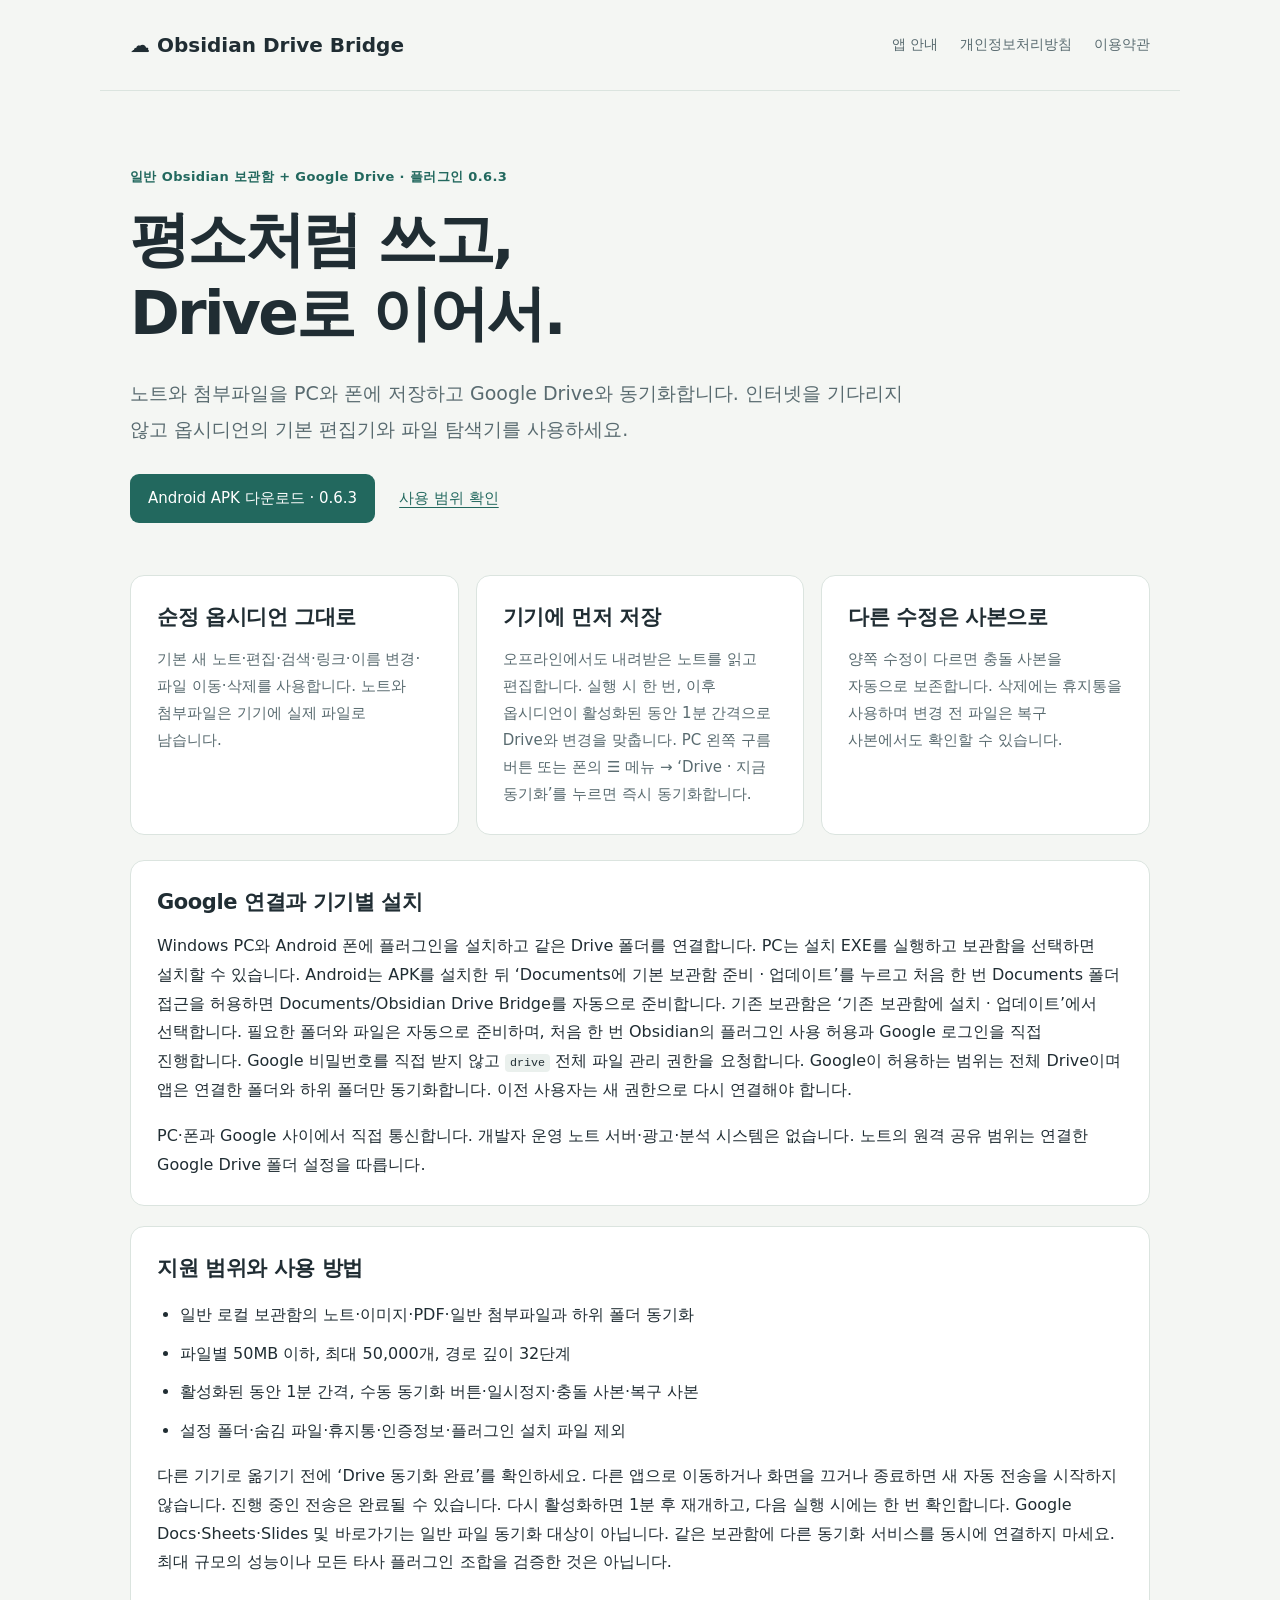
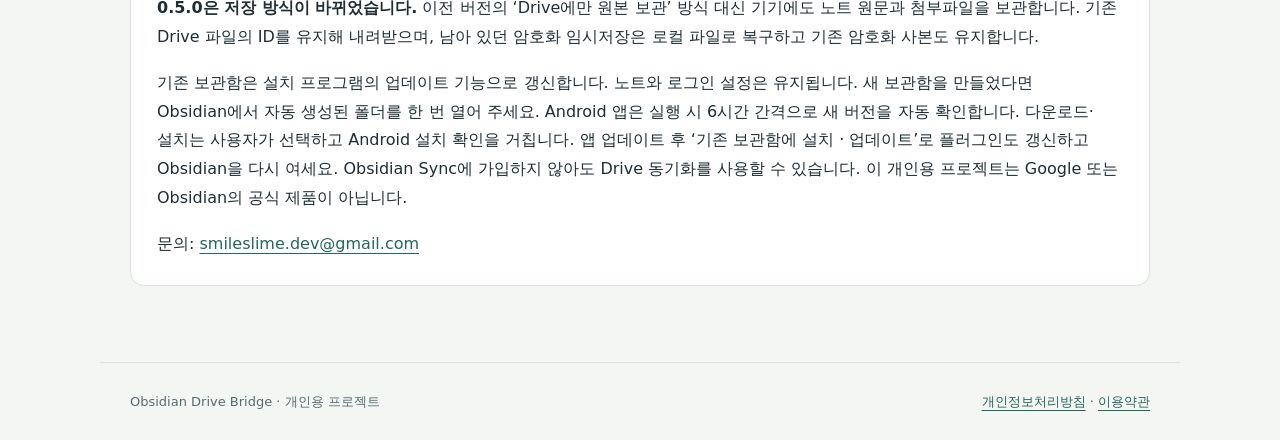
<file: index.html>
<!doctype html>
<html lang="ko"><head><meta charset="utf-8"><meta name="viewport" content="width=device-width, initial-scale=1"><meta http-equiv="Content-Security-Policy" content="default-src 'none'; style-src 'self'; img-src 'self'; script-src 'none'; connect-src 'none'; base-uri 'none'; form-action 'none'; upgrade-insecure-requests"><meta name="referrer" content="no-referrer"><title>앱 안내 — Obsidian Drive Bridge</title><link rel="stylesheet" href="site.css"></head><body><header><a class="brand" href="index.html">☁ Obsidian Drive Bridge</a><nav aria-label="주요 메뉴"><a href="index.html">앱 안내</a><a href="privacy.html">개인정보처리방침</a><a href="terms.html">이용약관</a></nav></header><main>
<section class="hero"><p class="eyebrow">일반 Obsidian 보관함 + Google Drive · 플러그인 0.6.3</p><h1>평소처럼 쓰고,<br>Drive로 이어서.</h1><p class="lead">노트와 첨부파일을 PC와 폰에 저장하고 Google Drive와 동기화합니다. 인터넷을 기다리지 않고 옵시디언의 기본 편집기와 파일 탐색기를 사용하세요.</p><div class="actions"><a class="primary" href="updates/Drive-Only-Connector-0.6.3.apk">Android APK 다운로드 · 0.6.3</a><a href="terms.html">사용 범위 확인</a></div></section>
<section class="cards" aria-label="주요 기능"><article><h2>순정 옵시디언 그대로</h2><p>기본 새 노트·편집·검색·링크·이름 변경·파일 이동·삭제를 사용합니다. 노트와 첨부파일은 기기에 실제 파일로 남습니다.</p></article><article><h2>기기에 먼저 저장</h2><p>오프라인에서도 내려받은 노트를 읽고 편집합니다. 실행 시 한 번, 이후 옵시디언이 활성화된 동안 1분 간격으로 Drive와 변경을 맞춥니다. PC 왼쪽 구름 버튼 또는 폰의 ☰ 메뉴 → ‘Drive · 지금 동기화’를 누르면 즉시 동기화합니다.</p></article><article><h2>다른 수정은 사본으로</h2><p>양쪽 수정이 다르면 충돌 사본을 자동으로 보존합니다. 삭제에는 휴지통을 사용하며 변경 전 파일은 복구 사본에서도 확인할 수 있습니다.</p></article></section>
<section class="paper"><h2>Google 연결과 기기별 설치</h2><p>Windows PC와 Android 폰에 플러그인을 설치하고 같은 Drive 폴더를 연결합니다. PC는 설치 EXE를 실행하고 보관함을 선택하면 설치할 수 있습니다. Android는 APK를 설치한 뒤 ‘Documents에 기본 보관함 준비 · 업데이트’를 누르고 처음 한 번 Documents 폴더 접근을 허용하면 Documents/Obsidian Drive Bridge를 자동으로 준비합니다. 기존 보관함은 ‘기존 보관함에 설치 · 업데이트’에서 선택합니다. 필요한 폴더와 파일은 자동으로 준비하며, 처음 한 번 Obsidian의 플러그인 사용 허용과 Google 로그인을 직접 진행합니다. Google 비밀번호를 직접 받지 않고 <code>drive</code> 전체 파일 관리 권한을 요청합니다. Google이 허용하는 범위는 전체 Drive이며 앱은 연결한 폴더와 하위 폴더만 동기화합니다. 이전 사용자는 새 권한으로 다시 연결해야 합니다.</p><p>PC·폰과 Google 사이에서 직접 통신합니다. 개발자 운영 노트 서버·광고·분석 시스템은 없습니다. 노트의 원격 공유 범위는 연결한 Google Drive 폴더 설정을 따릅니다.</p></section>
<section class="paper"><h2>지원 범위와 사용 방법</h2><ul><li>일반 로컬 보관함의 노트·이미지·PDF·일반 첨부파일과 하위 폴더 동기화</li><li>파일별 50MB 이하, 최대 50,000개, 경로 깊이 32단계</li><li>활성화된 동안 1분 간격, 수동 동기화 버튼·일시정지·충돌 사본·복구 사본</li><li>설정 폴더·숨김 파일·휴지통·인증정보·플러그인 설치 파일 제외</li></ul><p>다른 기기로 옮기기 전에 ‘Drive 동기화 완료’를 확인하세요. 다른 앱으로 이동하거나 화면을 끄거나 종료하면 새 자동 전송을 시작하지 않습니다. 진행 중인 전송은 완료될 수 있습니다. 다시 활성화하면 1분 후 재개하고, 다음 실행 시에는 한 번 확인합니다. Google Docs·Sheets·Slides 및 바로가기는 일반 파일 동기화 대상이 아닙니다. 같은 보관함에 다른 동기화 서비스를 동시에 연결하지 마세요. 최대 규모의 성능이나 모든 타사 플러그인 조합을 검증한 것은 아닙니다.</p><p><strong>0.5.0은 저장 방식이 바뀌었습니다.</strong> 이전 버전의 ‘Drive에만 원본 보관’ 방식 대신 기기에도 노트 원문과 첨부파일을 보관합니다. 기존 Drive 파일의 ID를 유지해 내려받으며, 남아 있던 암호화 임시저장은 로컬 파일로 복구하고 기존 암호화 사본도 유지합니다.</p><p>기존 보관함은 설치 프로그램의 업데이트 기능으로 갱신합니다. 노트와 로그인 설정은 유지됩니다. 새 보관함을 만들었다면 Obsidian에서 자동 생성된 폴더를 한 번 열어 주세요. Android 앱은 실행 시 6시간 간격으로 새 버전을 자동 확인합니다. 다운로드·설치는 사용자가 선택하고 Android 설치 확인을 거칩니다. 앱 업데이트 후 ‘기존 보관함에 설치 · 업데이트’로 플러그인도 갱신하고 Obsidian을 다시 여세요. Obsidian Sync에 가입하지 않아도 Drive 동기화를 사용할 수 있습니다. 이 개인용 프로젝트는 Google 또는 Obsidian의 공식 제품이 아닙니다.</p><p>문의: <a href="mailto:smileslime.dev@gmail.com">smileslime.dev@gmail.com</a></p></section></main><footer><span>Obsidian Drive Bridge · 개인용 프로젝트</span><span><a href="privacy.html">개인정보처리방침</a> · <a href="terms.html">이용약관</a></span></footer></body></html>
</file>
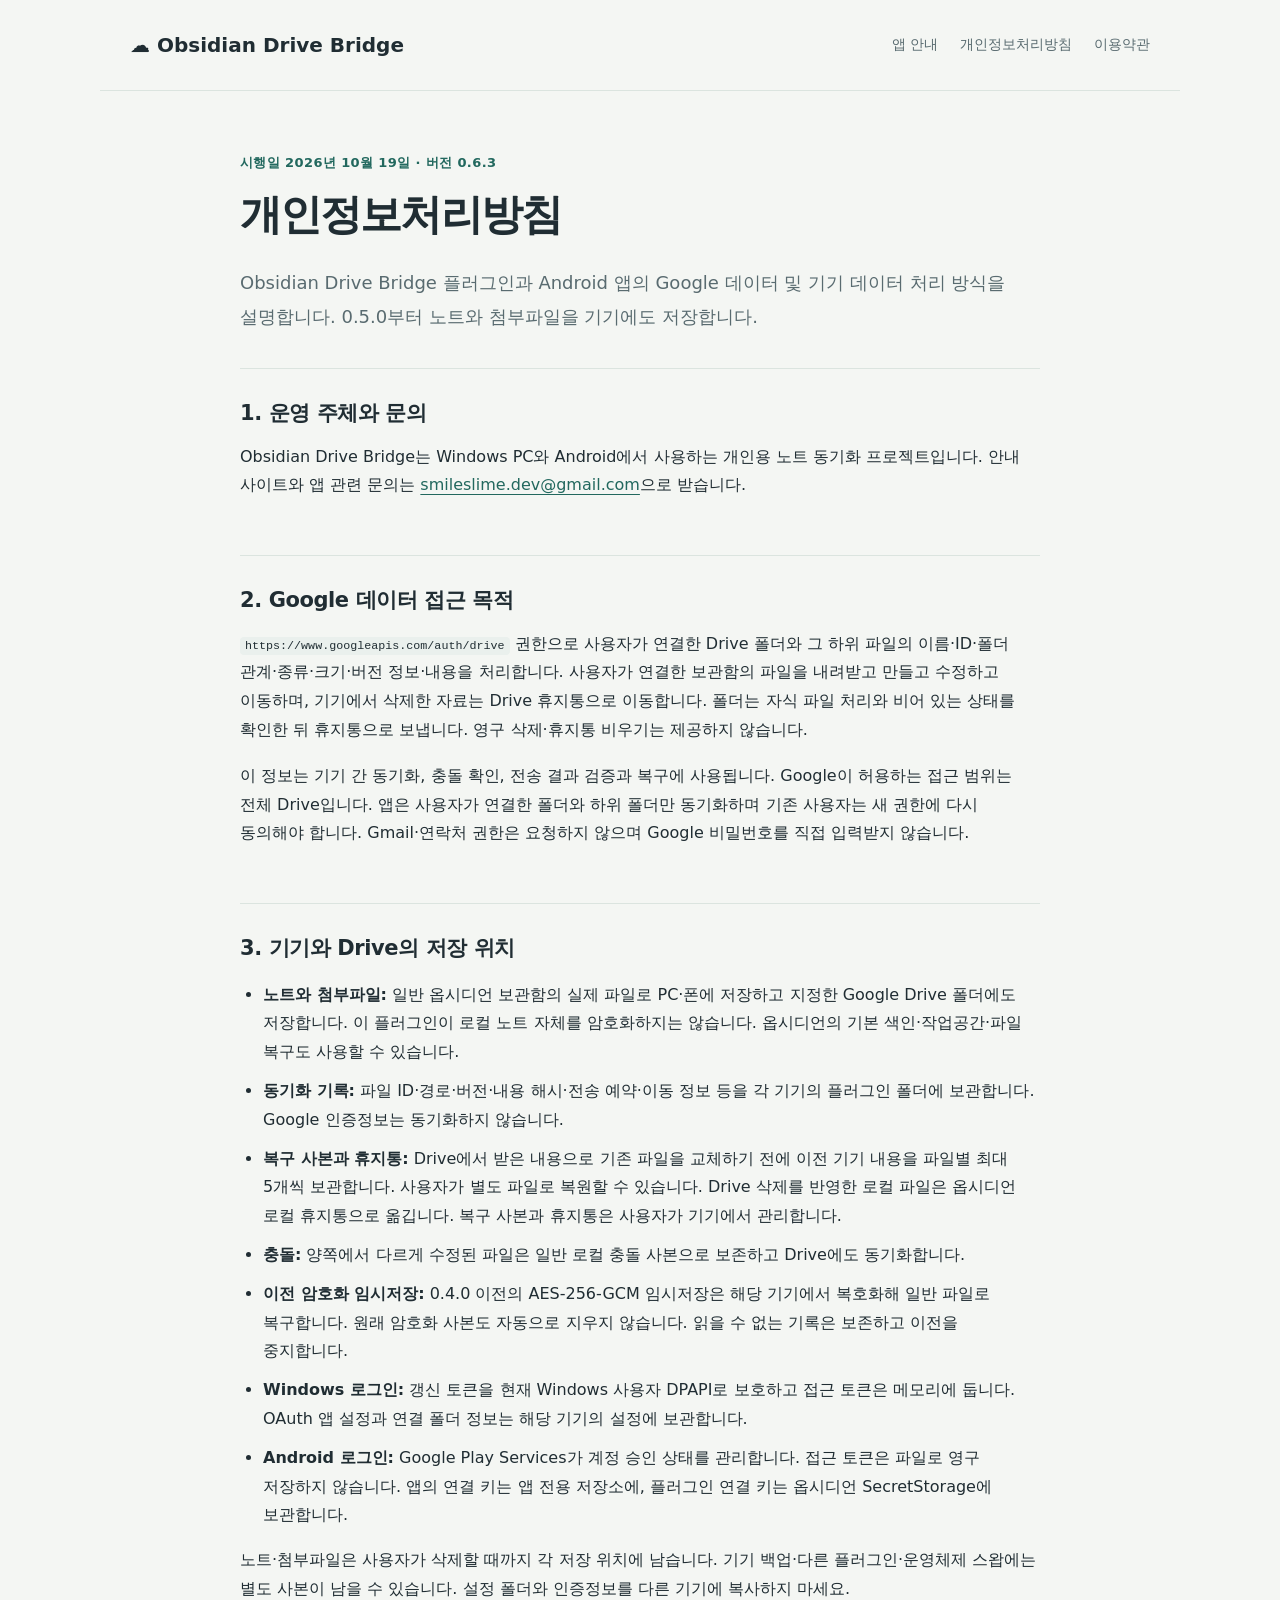
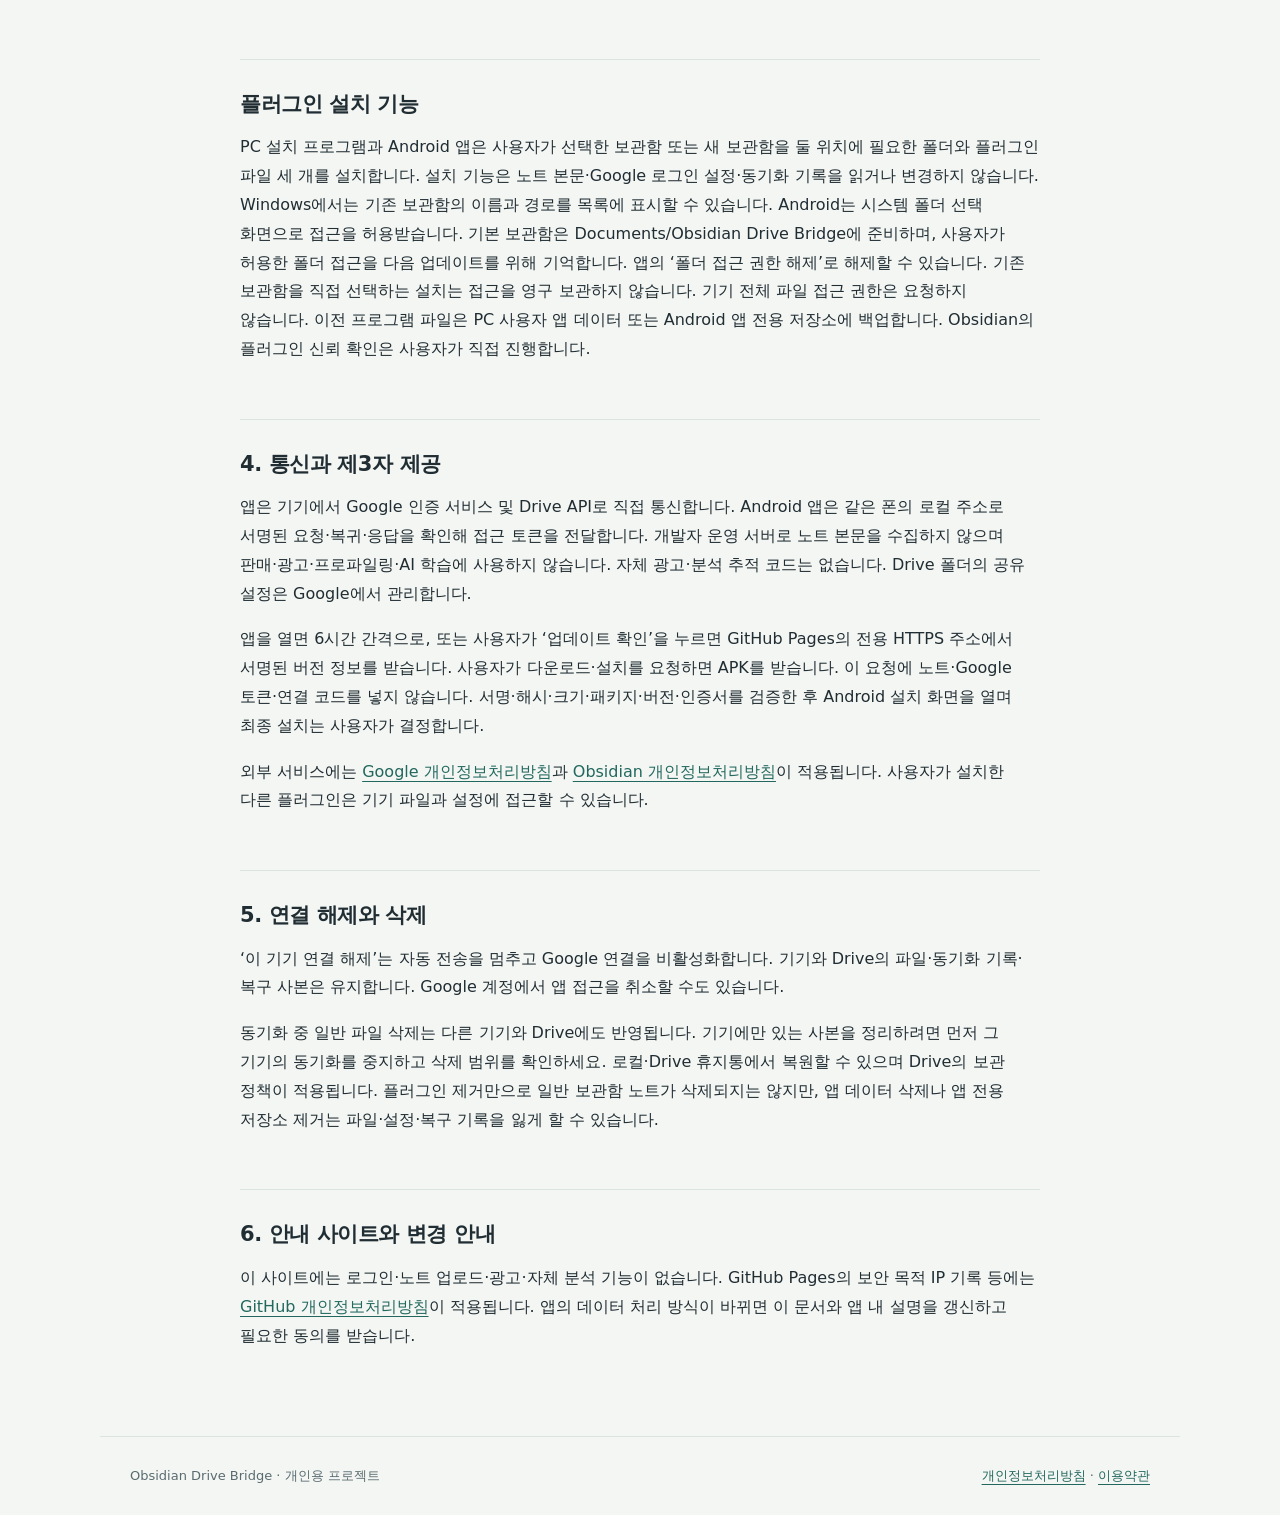
<file: privacy.html>
<!doctype html>
<html lang="ko"><head><meta charset="utf-8"><meta name="viewport" content="width=device-width, initial-scale=1"><meta http-equiv="Content-Security-Policy" content="default-src 'none'; style-src 'self'; img-src 'self'; script-src 'none'; connect-src 'none'; base-uri 'none'; form-action 'none'; upgrade-insecure-requests"><meta name="referrer" content="no-referrer"><title>개인정보처리방침 — Obsidian Drive Bridge</title><link rel="stylesheet" href="site.css"></head><body><header><a class="brand" href="index.html">☁ Obsidian Drive Bridge</a><nav aria-label="주요 메뉴"><a href="index.html">앱 안내</a><a href="privacy.html">개인정보처리방침</a><a href="terms.html">이용약관</a></nav></header><main class="document"><p class="eyebrow">시행일 2026년 10월 19일 · 버전 0.6.3</p><h1>개인정보처리방침</h1><p class="lead">Obsidian Drive Bridge 플러그인과 Android 앱의 Google 데이터 및 기기 데이터 처리 방식을 설명합니다. 0.5.0부터 노트와 첨부파일을 기기에도 저장합니다.</p>
<section><h2>1. 운영 주체와 문의</h2><p>Obsidian Drive Bridge는 Windows PC와 Android에서 사용하는 개인용 노트 동기화 프로젝트입니다. 안내 사이트와 앱 관련 문의는 <a href="mailto:smileslime.dev@gmail.com">smileslime.dev@gmail.com</a>으로 받습니다.</p></section>
<section><h2>2. Google 데이터 접근 목적</h2><p><code>https://www.googleapis.com/auth/drive</code> 권한으로 사용자가 연결한 Drive 폴더와 그 하위 파일의 이름·ID·폴더 관계·종류·크기·버전 정보·내용을 처리합니다. 사용자가 연결한 보관함의 파일을 내려받고 만들고 수정하고 이동하며, 기기에서 삭제한 자료는 Drive 휴지통으로 이동합니다. 폴더는 자식 파일 처리와 비어 있는 상태를 확인한 뒤 휴지통으로 보냅니다. 영구 삭제·휴지통 비우기는 제공하지 않습니다.</p><p>이 정보는 기기 간 동기화, 충돌 확인, 전송 결과 검증과 복구에 사용됩니다. Google이 허용하는 접근 범위는 전체 Drive입니다. 앱은 사용자가 연결한 폴더와 하위 폴더만 동기화하며 기존 사용자는 새 권한에 다시 동의해야 합니다. Gmail·연락처 권한은 요청하지 않으며 Google 비밀번호를 직접 입력받지 않습니다.</p></section>
<section><h2>3. 기기와 Drive의 저장 위치</h2><ul><li><strong>노트와 첨부파일:</strong> 일반 옵시디언 보관함의 실제 파일로 PC·폰에 저장하고 지정한 Google Drive 폴더에도 저장합니다. 이 플러그인이 로컬 노트 자체를 암호화하지는 않습니다. 옵시디언의 기본 색인·작업공간·파일 복구도 사용할 수 있습니다.</li><li><strong>동기화 기록:</strong> 파일 ID·경로·버전·내용 해시·전송 예약·이동 정보 등을 각 기기의 플러그인 폴더에 보관합니다. Google 인증정보는 동기화하지 않습니다.</li><li><strong>복구 사본과 휴지통:</strong> Drive에서 받은 내용으로 기존 파일을 교체하기 전에 이전 기기 내용을 파일별 최대 5개씩 보관합니다. 사용자가 별도 파일로 복원할 수 있습니다. Drive 삭제를 반영한 로컬 파일은 옵시디언 로컬 휴지통으로 옮깁니다. 복구 사본과 휴지통은 사용자가 기기에서 관리합니다.</li><li><strong>충돌:</strong> 양쪽에서 다르게 수정된 파일은 일반 로컬 충돌 사본으로 보존하고 Drive에도 동기화합니다.</li><li><strong>이전 암호화 임시저장:</strong> 0.4.0 이전의 AES-256-GCM 임시저장은 해당 기기에서 복호화해 일반 파일로 복구합니다. 원래 암호화 사본도 자동으로 지우지 않습니다. 읽을 수 없는 기록은 보존하고 이전을 중지합니다.</li><li><strong>Windows 로그인:</strong> 갱신 토큰을 현재 Windows 사용자 DPAPI로 보호하고 접근 토큰은 메모리에 둡니다. OAuth 앱 설정과 연결 폴더 정보는 해당 기기의 설정에 보관합니다.</li><li><strong>Android 로그인:</strong> Google Play Services가 계정 승인 상태를 관리합니다. 접근 토큰은 파일로 영구 저장하지 않습니다. 앱의 연결 키는 앱 전용 저장소에, 플러그인 연결 키는 옵시디언 SecretStorage에 보관합니다.</li></ul><p>노트·첨부파일은 사용자가 삭제할 때까지 각 저장 위치에 남습니다. 기기 백업·다른 플러그인·운영체제 스왑에는 별도 사본이 남을 수 있습니다. 설정 폴더와 인증정보를 다른 기기에 복사하지 마세요.</p></section>
<section><h2>플러그인 설치 기능</h2><p>PC 설치 프로그램과 Android 앱은 사용자가 선택한 보관함 또는 새 보관함을 둘 위치에 필요한 폴더와 플러그인 파일 세 개를 설치합니다. 설치 기능은 노트 본문·Google 로그인 설정·동기화 기록을 읽거나 변경하지 않습니다. Windows에서는 기존 보관함의 이름과 경로를 목록에 표시할 수 있습니다. Android는 시스템 폴더 선택 화면으로 접근을 허용받습니다. 기본 보관함은 Documents/Obsidian Drive Bridge에 준비하며, 사용자가 허용한 폴더 접근을 다음 업데이트를 위해 기억합니다. 앱의 ‘폴더 접근 권한 해제’로 해제할 수 있습니다. 기존 보관함을 직접 선택하는 설치는 접근을 영구 보관하지 않습니다. 기기 전체 파일 접근 권한은 요청하지 않습니다. 이전 프로그램 파일은 PC 사용자 앱 데이터 또는 Android 앱 전용 저장소에 백업합니다. Obsidian의 플러그인 신뢰 확인은 사용자가 직접 진행합니다.</p></section><section><h2>4. 통신과 제3자 제공</h2><p>앱은 기기에서 Google 인증 서비스 및 Drive API로 직접 통신합니다. Android 앱은 같은 폰의 로컬 주소로 서명된 요청·복귀·응답을 확인해 접근 토큰을 전달합니다. 개발자 운영 서버로 노트 본문을 수집하지 않으며 판매·광고·프로파일링·AI 학습에 사용하지 않습니다. 자체 광고·분석 추적 코드는 없습니다. Drive 폴더의 공유 설정은 Google에서 관리합니다.</p><p>앱을 열면 6시간 간격으로, 또는 사용자가 ‘업데이트 확인’을 누르면 GitHub Pages의 전용 HTTPS 주소에서 서명된 버전 정보를 받습니다. 사용자가 다운로드·설치를 요청하면 APK를 받습니다. 이 요청에 노트·Google 토큰·연결 코드를 넣지 않습니다. 서명·해시·크기·패키지·버전·인증서를 검증한 후 Android 설치 화면을 열며 최종 설치는 사용자가 결정합니다.</p><p>외부 서비스에는 <a href="https://policies.google.com/privacy">Google 개인정보처리방침</a>과 <a href="https://obsidian.md/privacy">Obsidian 개인정보처리방침</a>이 적용됩니다. 사용자가 설치한 다른 플러그인은 기기 파일과 설정에 접근할 수 있습니다.</p></section>
<section><h2>5. 연결 해제와 삭제</h2><p>‘이 기기 연결 해제’는 자동 전송을 멈추고 Google 연결을 비활성화합니다. 기기와 Drive의 파일·동기화 기록·복구 사본은 유지합니다. Google 계정에서 앱 접근을 취소할 수도 있습니다.</p><p>동기화 중 일반 파일 삭제는 다른 기기와 Drive에도 반영됩니다. 기기에만 있는 사본을 정리하려면 먼저 그 기기의 동기화를 중지하고 삭제 범위를 확인하세요. 로컬·Drive 휴지통에서 복원할 수 있으며 Drive의 보관 정책이 적용됩니다. 플러그인 제거만으로 일반 보관함 노트가 삭제되지는 않지만, 앱 데이터 삭제나 앱 전용 저장소 제거는 파일·설정·복구 기록을 잃게 할 수 있습니다.</p></section>
<section><h2>6. 안내 사이트와 변경 안내</h2><p>이 사이트에는 로그인·노트 업로드·광고·자체 분석 기능이 없습니다. GitHub Pages의 보안 목적 IP 기록 등에는 <a href="https://docs.github.com/en/site-policy/privacy-policies/github-general-privacy-statement">GitHub 개인정보처리방침</a>이 적용됩니다. 앱의 데이터 처리 방식이 바뀌면 이 문서와 앱 내 설명을 갱신하고 필요한 동의를 받습니다.</p></section></main><footer><span>Obsidian Drive Bridge · 개인용 프로젝트</span><span><a href="privacy.html">개인정보처리방침</a> · <a href="terms.html">이용약관</a></span></footer></body></html>
</file>
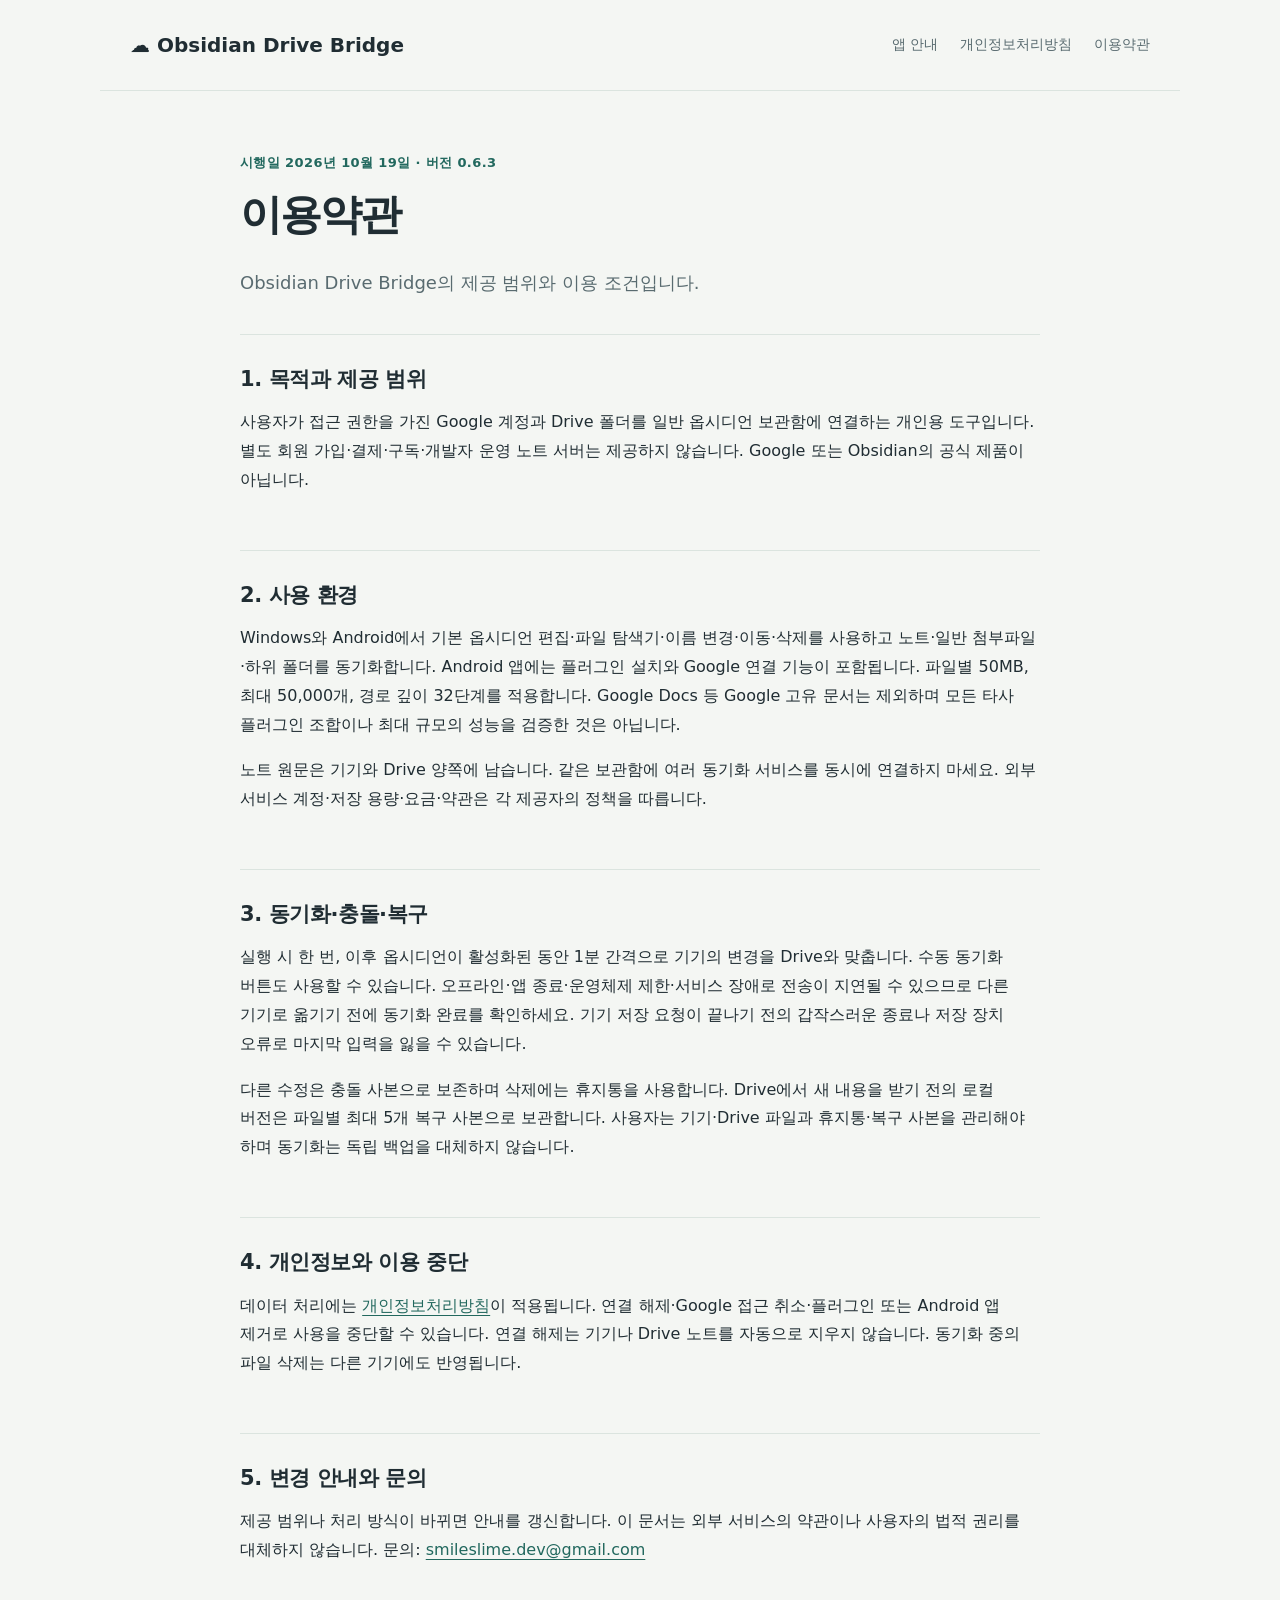
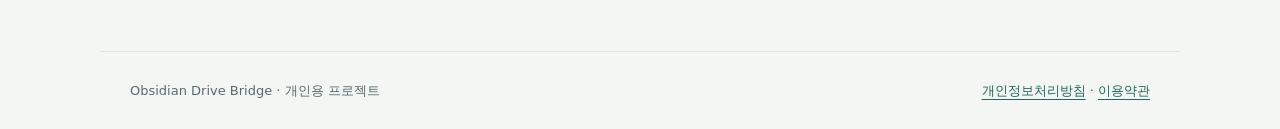
<file: terms.html>
<!doctype html>
<html lang="ko"><head><meta charset="utf-8"><meta name="viewport" content="width=device-width, initial-scale=1"><meta http-equiv="Content-Security-Policy" content="default-src 'none'; style-src 'self'; img-src 'self'; script-src 'none'; connect-src 'none'; base-uri 'none'; form-action 'none'; upgrade-insecure-requests"><meta name="referrer" content="no-referrer"><title>이용약관 — Obsidian Drive Bridge</title><link rel="stylesheet" href="site.css"></head><body><header><a class="brand" href="index.html">☁ Obsidian Drive Bridge</a><nav aria-label="주요 메뉴"><a href="index.html">앱 안내</a><a href="privacy.html">개인정보처리방침</a><a href="terms.html">이용약관</a></nav></header><main class="document"><p class="eyebrow">시행일 2026년 10월 19일 · 버전 0.6.3</p><h1>이용약관</h1><p class="lead">Obsidian Drive Bridge의 제공 범위와 이용 조건입니다.</p>
<section><h2>1. 목적과 제공 범위</h2><p>사용자가 접근 권한을 가진 Google 계정과 Drive 폴더를 일반 옵시디언 보관함에 연결하는 개인용 도구입니다. 별도 회원 가입·결제·구독·개발자 운영 노트 서버는 제공하지 않습니다. Google 또는 Obsidian의 공식 제품이 아닙니다.</p></section>
<section><h2>2. 사용 환경</h2><p>Windows와 Android에서 기본 옵시디언 편집·파일 탐색기·이름 변경·이동·삭제를 사용하고 노트·일반 첨부파일·하위 폴더를 동기화합니다. Android 앱에는 플러그인 설치와 Google 연결 기능이 포함됩니다. 파일별 50MB, 최대 50,000개, 경로 깊이 32단계를 적용합니다. Google Docs 등 Google 고유 문서는 제외하며 모든 타사 플러그인 조합이나 최대 규모의 성능을 검증한 것은 아닙니다.</p><p>노트 원문은 기기와 Drive 양쪽에 남습니다. 같은 보관함에 여러 동기화 서비스를 동시에 연결하지 마세요. 외부 서비스 계정·저장 용량·요금·약관은 각 제공자의 정책을 따릅니다.</p></section>
<section><h2>3. 동기화·충돌·복구</h2><p>실행 시 한 번, 이후 옵시디언이 활성화된 동안 1분 간격으로 기기의 변경을 Drive와 맞춥니다. 수동 동기화 버튼도 사용할 수 있습니다. 오프라인·앱 종료·운영체제 제한·서비스 장애로 전송이 지연될 수 있으므로 다른 기기로 옮기기 전에 동기화 완료를 확인하세요. 기기 저장 요청이 끝나기 전의 갑작스러운 종료나 저장 장치 오류로 마지막 입력을 잃을 수 있습니다.</p><p>다른 수정은 충돌 사본으로 보존하며 삭제에는 휴지통을 사용합니다. Drive에서 새 내용을 받기 전의 로컬 버전은 파일별 최대 5개 복구 사본으로 보관합니다. 사용자는 기기·Drive 파일과 휴지통·복구 사본을 관리해야 하며 동기화는 독립 백업을 대체하지 않습니다.</p></section>
<section><h2>4. 개인정보와 이용 중단</h2><p>데이터 처리에는 <a href="privacy.html">개인정보처리방침</a>이 적용됩니다. 연결 해제·Google 접근 취소·플러그인 또는 Android 앱 제거로 사용을 중단할 수 있습니다. 연결 해제는 기기나 Drive 노트를 자동으로 지우지 않습니다. 동기화 중의 파일 삭제는 다른 기기에도 반영됩니다.</p></section>
<section><h2>5. 변경 안내와 문의</h2><p>제공 범위나 처리 방식이 바뀌면 안내를 갱신합니다. 이 문서는 외부 서비스의 약관이나 사용자의 법적 권리를 대체하지 않습니다. 문의: <a href="mailto:smileslime.dev@gmail.com">smileslime.dev@gmail.com</a></p></section></main><footer><span>Obsidian Drive Bridge · 개인용 프로젝트</span><span><a href="privacy.html">개인정보처리방침</a> · <a href="terms.html">이용약관</a></span></footer></body></html>
</file>
<file: site.css>
:root { color-scheme:light; --ink:#202d33; --muted:#596b70; --paper:#fff; --ground:#f4f6f3; --accent:#22685e; --line:#dbe4df; }
* { box-sizing:border-box; }
body { margin:0; font-family:system-ui,-apple-system,"Segoe UI",sans-serif; background:var(--ground); color:var(--ink); line-height:1.8; word-break:keep-all; overflow-wrap:anywhere; }
a { color:var(--accent); text-underline-offset:4px; }
a:focus-visible { outline:3px solid #78b0a7; outline-offset:5px; }
header,footer { max-width:1080px; margin:auto; padding:27px 30px; display:flex; align-items:center; justify-content:space-between; gap:20px; flex-wrap:wrap; }
header { border-bottom:1px solid var(--line); }
.brand { font-size:20px; font-weight:750; color:var(--ink); text-decoration:none; }
nav { display:flex; flex-wrap:wrap; gap:22px; font-size:14px; }
nav a { color:var(--muted); text-decoration:none; }
nav a[aria-current] { color:var(--accent); font-weight:700; }
main { max-width:1080px; padding:36px 30px 46px; margin:auto; }
.hero { padding:38px 0 52px; max-width:850px; }
.eyebrow { color:var(--accent); letter-spacing:.03em; font-size:13px; font-weight:700; margin:0 0 15px; }
h1 { font-size:clamp(34px,6vw,60px); line-height:1.22; letter-spacing:-.045em; margin:0 0 25px; }
h2 { font-size:21px; line-height:1.5; letter-spacing:-.02em; margin:0 0 13px; }
p { margin:0 0 17px; }
.lead { font-size:19px; color:var(--muted); max-width:780px; line-height:1.9; }
.actions { display:flex; align-items:center; gap:24px; flex-wrap:wrap; margin-top:27px; font-size:15px; }
.primary { padding:11px 18px; border-radius:9px; text-decoration:none; background:var(--accent); color:white; }
.cards { display:grid; grid-template-columns:repeat(3,minmax(0,1fr)); gap:17px; margin-bottom:25px; }
.cards article,.paper { background:var(--paper); border:1px solid var(--line); border-radius:14px; padding:26px; }
.cards p { color:var(--muted); font-size:15px; margin-bottom:0; }
.paper { margin:20px 0; }
.paper p:last-child { margin-bottom:0; }
ul { padding-left:23px; }
li { margin-bottom:10px; }
code { padding:2px 5px; border-radius:4px; background:#eaf0ed; font-size:.9em; word-break:break-all; }
.document { max-width:860px; padding-top:60px; }
.document h1 { font-size:42px; }
.document section { padding:29px 0 13px; border-top:1px solid var(--line); margin-top:25px; }
.document .lead { font-size:18px; margin-bottom:34px; }
footer { border-top:1px solid var(--line); color:var(--muted); font-size:13px; margin-top:10px; }
@media(max-width:700px) { header,footer { padding:23px 21px; } main { padding:24px 21px 36px; } header { align-items:flex-start; } nav { gap:15px; font-size:13px; } .hero { padding:24px 0 35px; } .cards { grid-template-columns:1fr; } .cards article,.paper { padding:22px; } .lead { font-size:17px; } .document { padding-top:37px; } .document h1 { font-size:33px; } .document section { padding-top:23px; } }
</file>
